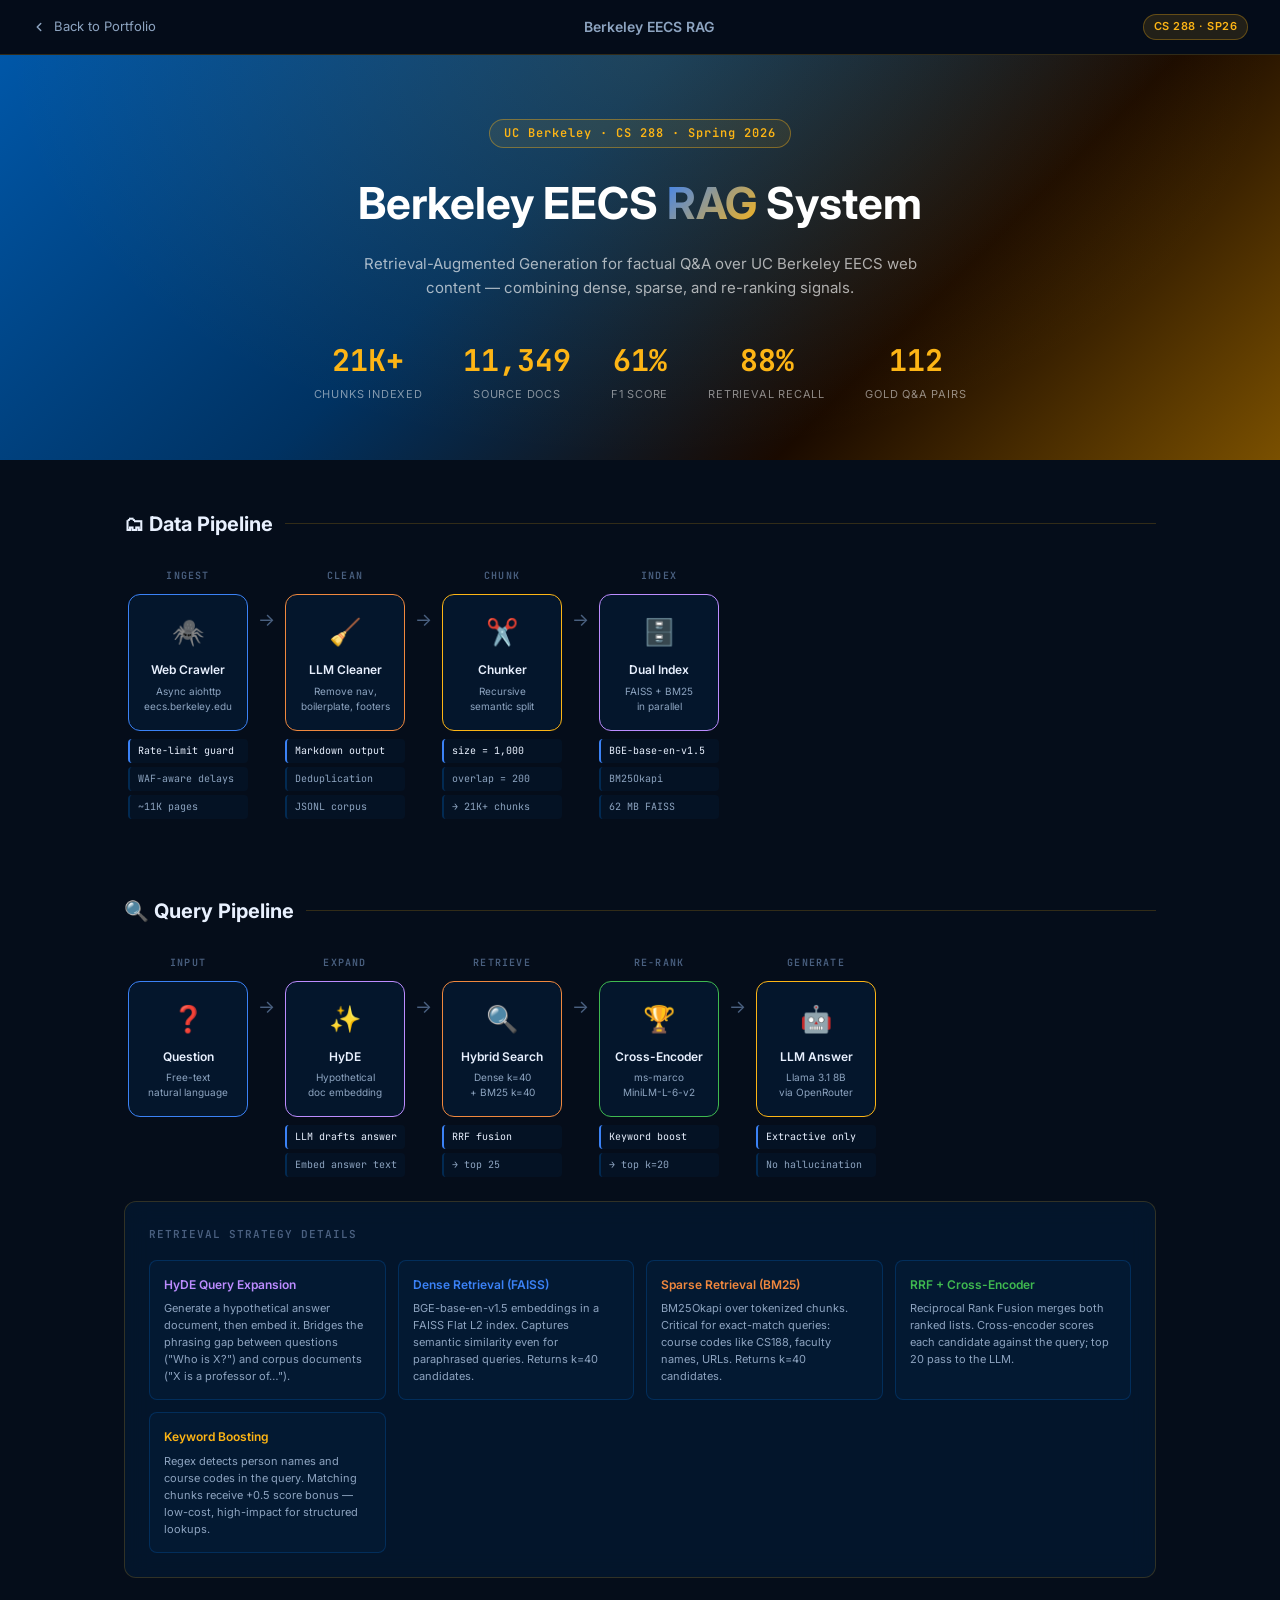
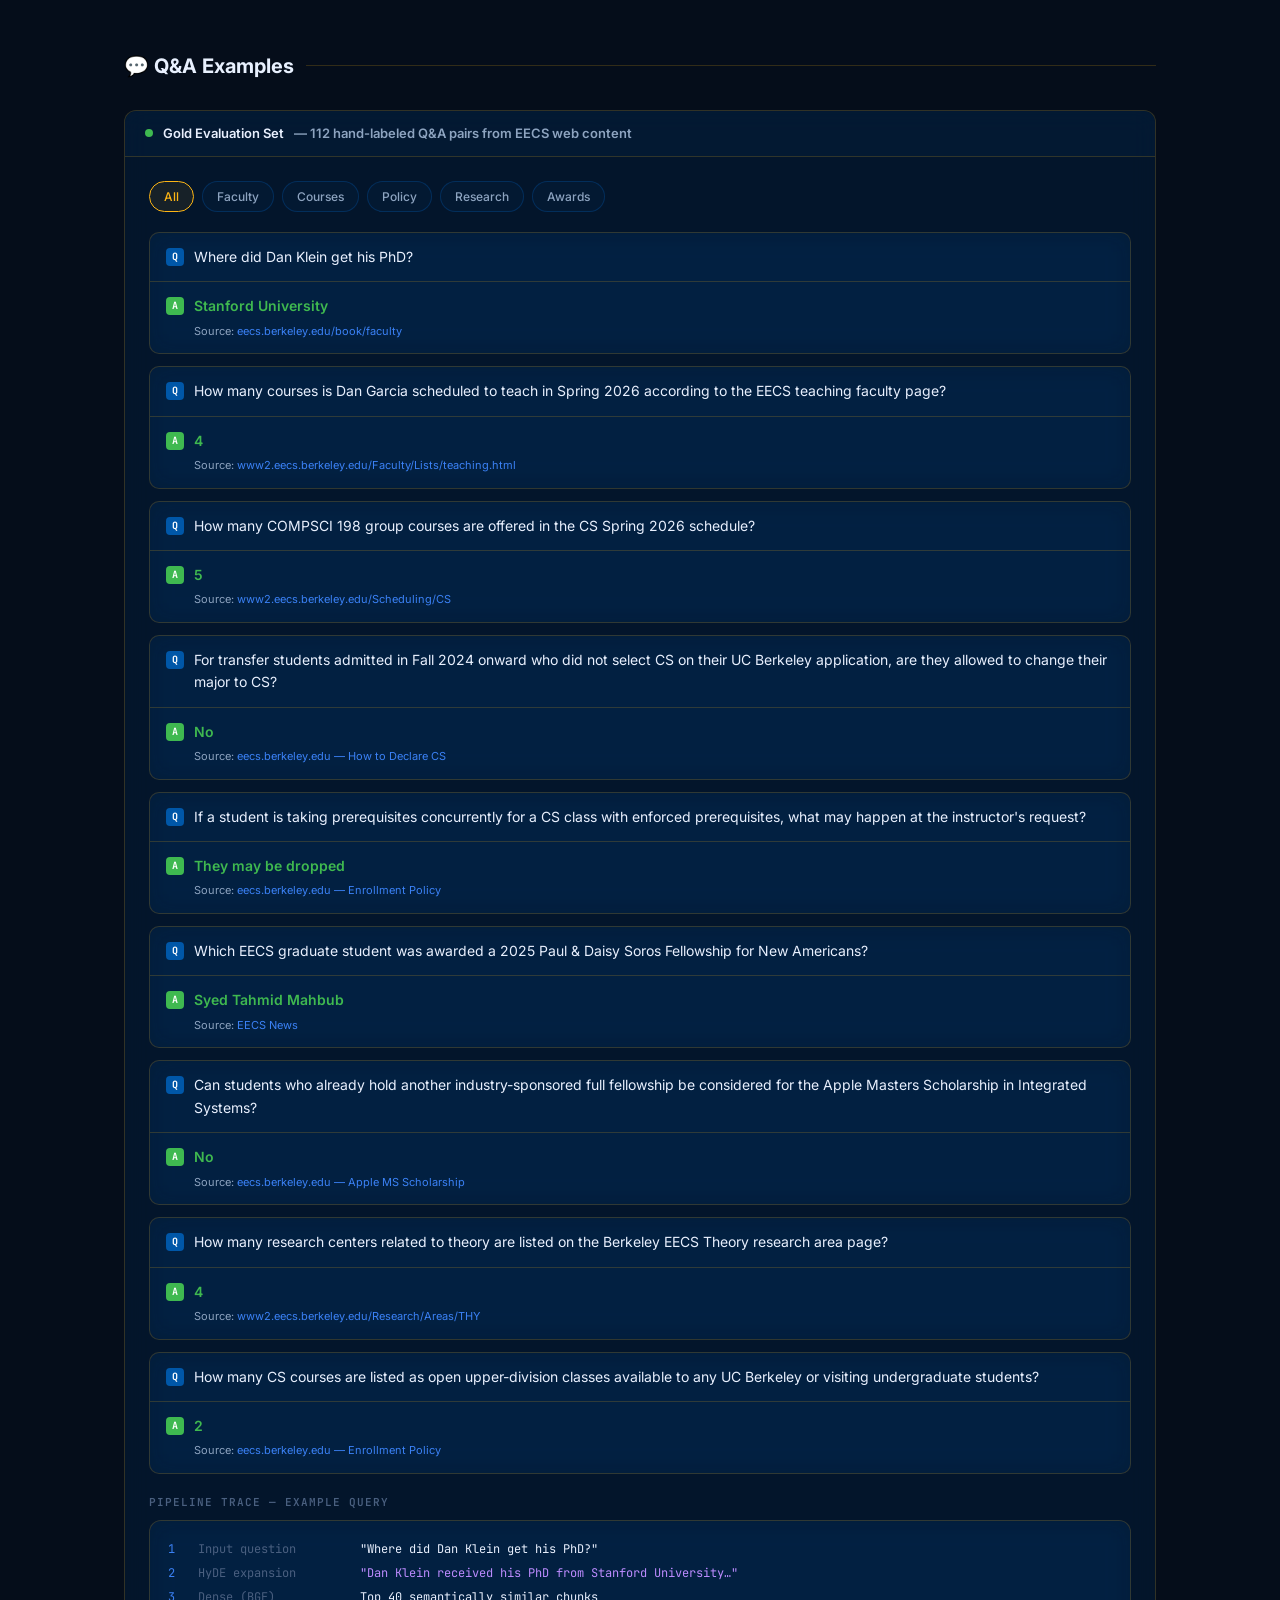
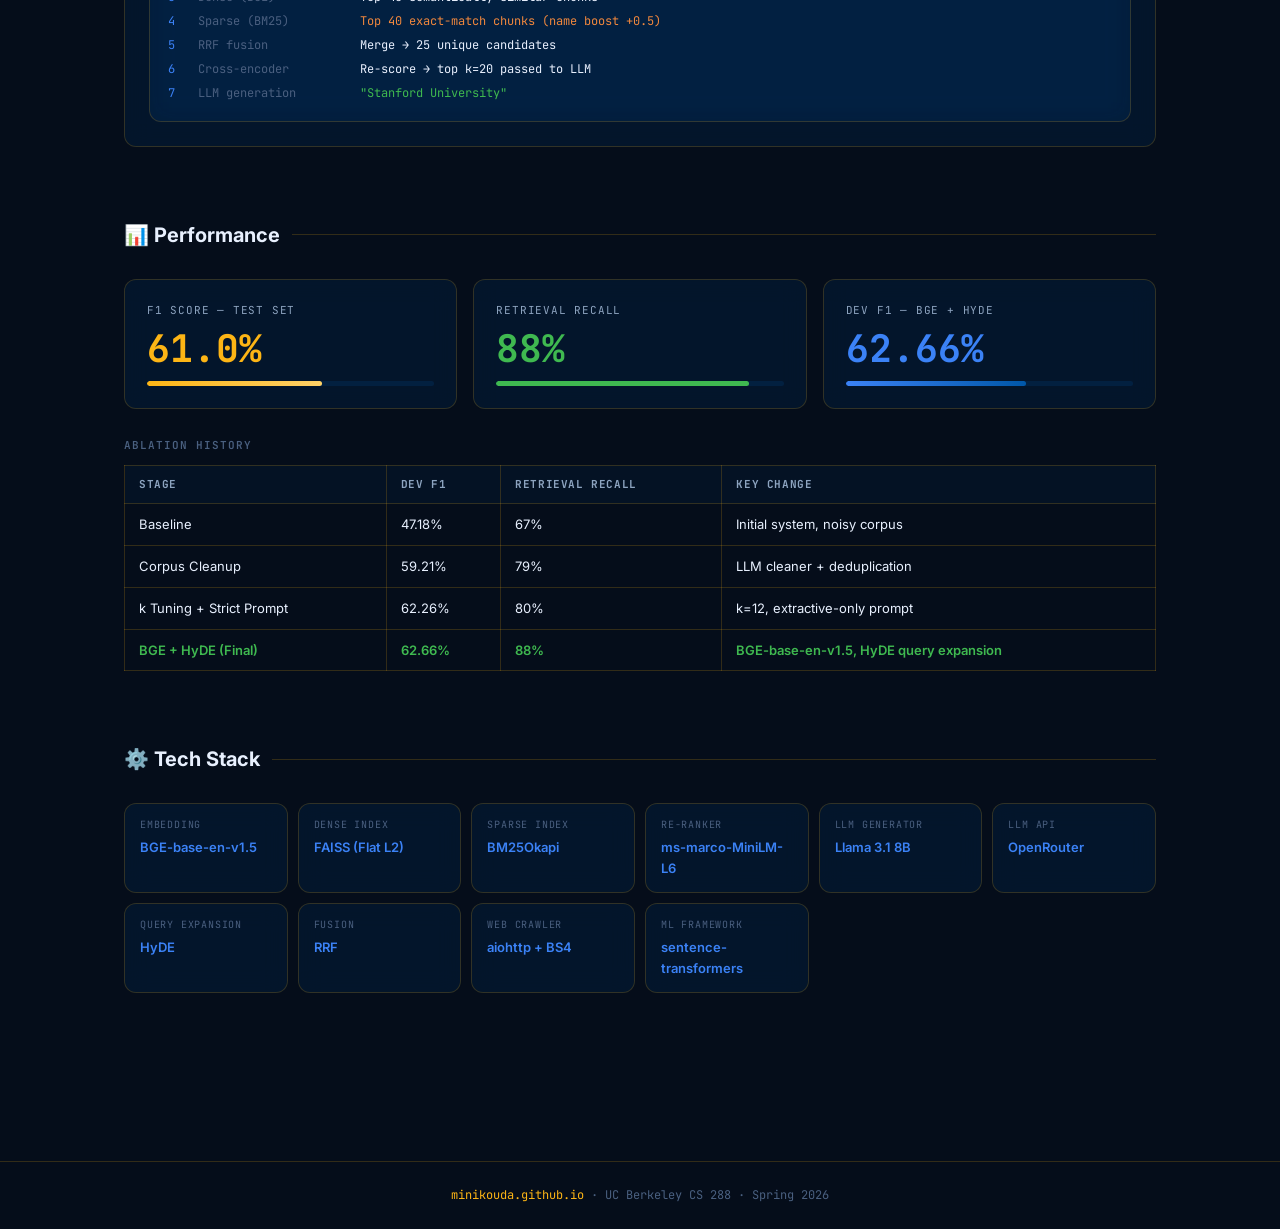
<file: projects/rag-demo/index.html>
<!DOCTYPE html>
<html lang="en">
<head>
  <meta charset="UTF-8" />
  <meta name="viewport" content="width=device-width, initial-scale=1.0" />
  <title>Berkeley EECS RAG — Pipeline Demo</title>
  <link rel="preconnect" href="https://fonts.googleapis.com" />
  <link rel="preconnect" href="https://fonts.gstatic.com" crossorigin />
  <link href="https://fonts.googleapis.com/css2?family=Inter:wght@400;500;600;700&family=JetBrains+Mono:wght@400;600&display=swap" rel="stylesheet" />
  <style>
    *, *::before, *::after { box-sizing: border-box; margin: 0; padding: 0; }

    :root {
      --blue:        #003262;
      --blue-mid:    #0057a8;
      --blue-light:  #3b82f6;
      --gold:        #FDB515;
      --gold-light:  #ffd166;
      --bg:          #050d1a;
      --bg2:         #0a1628;
      --bg3:         #0f1f38;
      --surface:     rgba(0, 50, 98, 0.25);
      --surface2:    rgba(0, 50, 98, 0.15);
      --border:      rgba(253, 181, 21, 0.18);
      --border2:     rgba(0, 87, 168, 0.35);
      --text:        #e8f0fe;
      --text-muted:  #8da4c0;
      --text-dim:    #4a6080;
      --grad:        linear-gradient(135deg, var(--blue-light), var(--gold));
      --radius:      12px;
      --shadow:      0 8px 32px rgba(0,0,0,0.4);
      --shadow-glow: 0 0 30px rgba(253,181,21,0.12);
      --green:  #3fb950;
      --purple: #bc8cff;
      --orange: #f0883e;
    }

    html { scroll-behavior: smooth; }
    body {
      font-family: 'Inter', sans-serif;
      background: var(--bg);
      color: var(--text);
      line-height: 1.6;
      overflow-x: hidden;
    }
    a { color: inherit; text-decoration: none; }
    .mono { font-family: 'JetBrains Mono', monospace; }

    ::-webkit-scrollbar { width: 6px; }
    ::-webkit-scrollbar-track { background: var(--bg); }
    ::-webkit-scrollbar-thumb { background: var(--blue-mid); border-radius: 3px; }
    ::-webkit-scrollbar-thumb:hover { background: var(--gold); }

    .glass-card {
      background: var(--surface);
      border: 1px solid var(--border);
      border-radius: var(--radius);
      backdrop-filter: blur(12px);
      -webkit-backdrop-filter: blur(12px);
    }

    /* ── NAV ── */
    nav {
      position: sticky;
      top: 0;
      z-index: 100;
      background: rgba(5, 13, 26, 0.85);
      backdrop-filter: blur(16px);
      border-bottom: 1px solid var(--border);
      padding: 14px 32px;
      display: flex;
      align-items: center;
      justify-content: space-between;
    }
    .nav-back {
      display: flex;
      align-items: center;
      gap: 8px;
      font-size: 13px;
      color: var(--text-muted);
      transition: color 0.2s;
    }
    .nav-back:hover { color: var(--gold); }
    .nav-title { font-size: 14px; font-weight: 600; color: var(--text-muted); }
    .nav-badge {
      font-size: 11px;
      background: rgba(253,181,21,0.12);
      border: 1px solid rgba(253,181,21,0.3);
      color: var(--gold);
      padding: 3px 10px;
      border-radius: 20px;
      font-weight: 600;
      letter-spacing: 0.5px;
    }

    /* ── HEADER ── */
    header {
      background: linear-gradient(135deg, #0057a8 0%, #003262 40%, #1a0a00 70%, #7a5000 100%);
      padding: 64px 24px 56px;
      text-align: center;
      position: relative;
      overflow: hidden;
    }
    header::before {
      content: '';
      position: absolute;
      inset: 0;
      background: radial-gradient(ellipse at 50% 0%, rgba(253,181,21,0.12) 0%, transparent 70%);
      pointer-events: none;
    }
    .course-tag {
      display: inline-block;
      font-family: 'JetBrains Mono', monospace;
      font-size: 12px;
      font-weight: 600;
      color: var(--gold);
      border: 1px solid rgba(253,181,21,0.4);
      background: rgba(253,181,21,0.08);
      padding: 4px 14px;
      border-radius: 20px;
      margin-bottom: 20px;
      letter-spacing: 1px;
      position: relative;
    }
    header h1 {
      font-size: clamp(26px, 5vw, 44px);
      font-weight: 700;
      color: #fff;
      margin-bottom: 14px;
      position: relative;
    }
    header h1 span {
      background: linear-gradient(135deg, var(--blue-light), var(--gold));
      -webkit-background-clip: text;
      -webkit-text-fill-color: transparent;
      background-clip: text;
    }
    header p {
      color: rgba(255,255,255,0.65);
      font-size: 15px;
      max-width: 580px;
      margin: 0 auto 36px;
      position: relative;
    }
    .stats-row {
      display: flex;
      justify-content: center;
      gap: 40px;
      flex-wrap: wrap;
      position: relative;
    }
    .stat-val {
      font-size: 30px;
      font-weight: 700;
      color: var(--gold);
      font-family: 'JetBrains Mono', monospace;
    }
    .stat-label {
      font-size: 11px;
      color: rgba(255,255,255,0.5);
      text-transform: uppercase;
      letter-spacing: 0.8px;
      margin-top: 2px;
    }

    /* ── MAIN ── */
    main {
      max-width: 1080px;
      margin: 0 auto;
      padding: 48px 24px 96px;
    }
    section { margin-bottom: 72px; }

    h2 {
      font-size: 20px;
      font-weight: 700;
      color: var(--text);
      margin-bottom: 28px;
      display: flex;
      align-items: center;
      gap: 12px;
    }
    h2::after {
      content: '';
      flex: 1;
      height: 1px;
      background: var(--border);
    }

    /* ── PIPELINE ── */
    .pipeline {
      display: flex;
      align-items: flex-start;
      overflow-x: auto;
      padding-bottom: 4px;
    }
    .pipe-group {
      display: flex;
      flex-direction: column;
      align-items: center;
      min-width: 128px;
    }
    .pipe-label {
      font-size: 10px;
      font-weight: 600;
      letter-spacing: 1.2px;
      text-transform: uppercase;
      color: var(--text-dim);
      margin-bottom: 10px;
      font-family: 'JetBrains Mono', monospace;
    }
    .pipe-card {
      background: var(--surface);
      border: 1px solid var(--border2);
      border-radius: var(--radius);
      padding: 16px 12px;
      text-align: center;
      width: 120px;
      transition: border-color 0.2s, transform 0.2s, box-shadow 0.2s;
      cursor: default;
    }
    .pipe-card:hover { transform: translateY(-4px); box-shadow: var(--shadow-glow); }
    .pipe-card .p-icon { font-size: 26px; margin-bottom: 8px; }
    .pipe-card .p-name { font-size: 12px; font-weight: 600; color: var(--text); margin-bottom: 4px; }
    .pipe-card .p-detail { font-size: 10px; color: var(--text-muted); line-height: 1.5; }

    .pipe-card.c-blue   { border-color: var(--blue-light); } .pipe-card.c-blue   .p-icon { color: var(--blue-light); }
    .pipe-card.c-gold   { border-color: var(--gold);       } .pipe-card.c-gold   .p-icon { color: var(--gold); }
    .pipe-card.c-purple { border-color: var(--purple);     } .pipe-card.c-purple .p-icon { color: var(--purple); }
    .pipe-card.c-orange { border-color: var(--orange);     } .pipe-card.c-orange .p-icon { color: var(--orange); }
    .pipe-card.c-green  { border-color: var(--green);      } .pipe-card.c-green  .p-icon { color: var(--green); }

    .pipe-sub { display: flex; flex-direction: column; gap: 4px; margin-top: 8px; }
    .sub-step {
      background: var(--surface2);
      border-left: 2px solid var(--border2);
      border-radius: 4px;
      padding: 4px 8px;
      font-size: 10px;
      color: var(--text-muted);
      width: 120px;
      font-family: 'JetBrains Mono', monospace;
    }
    .sub-step.lit { border-left-color: var(--blue-light); color: var(--text); }

    .pipe-arrow {
      display: flex;
      align-items: center;
      padding: 0 6px;
      margin-top: 38px;
      color: var(--text-dim);
      font-size: 18px;
      flex-shrink: 0;
    }

    /* ── RETRIEVAL DETAIL ── */
    .ret-box { margin-top: 20px; padding: 24px; }
    .ret-box h3 {
      font-size: 11px;
      font-weight: 600;
      letter-spacing: 1px;
      text-transform: uppercase;
      color: var(--text-dim);
      margin-bottom: 16px;
      font-family: 'JetBrains Mono', monospace;
    }
    .ret-grid { display: grid; grid-template-columns: repeat(auto-fit, minmax(190px, 1fr)); gap: 12px; }
    .ret-card {
      background: var(--surface2);
      border: 1px solid var(--border2);
      border-radius: 8px;
      padding: 14px;
    }
    .ret-card .rt { font-size: 12px; font-weight: 600; margin-bottom: 6px; }
    .ret-card .rd { font-size: 11px; color: var(--text-muted); line-height: 1.55; }
    .ret-card.hyde   .rt { color: var(--purple); }
    .ret-card.dense  .rt { color: var(--blue-light); }
    .ret-card.sparse .rt { color: var(--orange); }
    .ret-card.rerank .rt { color: var(--green); }
    .ret-card.boost  .rt { color: var(--gold); }

    /* ── Q&A DEMO ── */
    .demo-topbar {
      background: var(--surface2);
      border-bottom: 1px solid var(--border);
      padding: 12px 20px;
      display: flex;
      align-items: center;
      gap: 10px;
      font-size: 13px;
      font-weight: 600;
      color: var(--text-muted);
      border-radius: var(--radius) var(--radius) 0 0;
    }
    .dot { width: 8px; height: 8px; border-radius: 50%; background: var(--green); flex-shrink: 0; }
    .demo-topbar span { color: var(--text); }
    .demo-body { padding: 24px; }

    .filter-chips { display: flex; flex-wrap: wrap; gap: 8px; margin-bottom: 20px; }
    .chip {
      background: var(--surface2);
      border: 1px solid var(--border2);
      border-radius: 20px;
      padding: 5px 14px;
      font-size: 12px;
      font-weight: 500;
      color: var(--text-muted);
      cursor: pointer;
      transition: all 0.15s;
    }
    .chip:hover, .chip.active {
      border-color: var(--gold);
      color: var(--gold);
      background: rgba(253,181,21,0.08);
    }

    .qa-list { display: flex; flex-direction: column; gap: 12px; }
    .qa-card { border-radius: 10px; overflow: hidden; transition: border-color 0.2s; }
    .qa-card:hover { border-color: rgba(253,181,21,0.4); }
    .qa-q {
      padding: 13px 16px;
      font-size: 14px;
      border-bottom: 1px solid var(--border);
      display: flex;
      align-items: flex-start;
      gap: 10px;
    }
    .badge-q, .badge-a {
      font-size: 10px;
      font-weight: 700;
      width: 18px;
      height: 18px;
      border-radius: 4px;
      display: flex;
      align-items: center;
      justify-content: center;
      flex-shrink: 0;
      margin-top: 2px;
      font-family: 'JetBrains Mono', monospace;
    }
    .badge-q { background: var(--blue-mid); color: #fff; }
    .badge-a { background: var(--green); color: #fff; }
    .qa-a { padding: 13px 16px; font-size: 14px; display: flex; align-items: flex-start; gap: 10px; }
    .qa-answer { color: var(--green); font-weight: 600; }
    .qa-src { margin-top: 5px; font-size: 11px; color: var(--text-muted); }
    .qa-src a { color: var(--blue-light); }
    .qa-src a:hover { text-decoration: underline; }

    /* ── TRACE ── */
    .trace-wrap { margin-top: 20px; }
    .trace-label {
      font-size: 11px;
      font-weight: 600;
      letter-spacing: 1px;
      text-transform: uppercase;
      color: var(--text-dim);
      margin-bottom: 8px;
      font-family: 'JetBrains Mono', monospace;
    }
    .trace { padding: 16px 18px; font-family: 'JetBrains Mono', monospace; font-size: 12px; line-height: 2; }
    .trace-row { display: flex; gap: 12px; }
    .tr-n   { color: var(--blue-light); min-width: 18px; }
    .tr-lbl { color: var(--text-dim); min-width: 150px; }
    .tr-val { color: var(--text); }
    .tr-val.gn { color: var(--green); }
    .tr-val.pu { color: var(--purple); }
    .tr-val.or { color: var(--orange); }

    /* ── PERFORMANCE ── */
    .perf-grid { display: grid; grid-template-columns: repeat(auto-fit, minmax(210px, 1fr)); gap: 16px; margin-bottom: 28px; }
    .perf-card { padding: 22px; }
    .perf-name {
      font-size: 11px;
      text-transform: uppercase;
      letter-spacing: 0.8px;
      color: var(--text-muted);
      margin-bottom: 10px;
      font-family: 'JetBrains Mono', monospace;
    }
    .perf-val { font-size: 38px; font-weight: 700; line-height: 1; margin-bottom: 14px; font-family: 'JetBrains Mono', monospace; }
    .perf-val.gold  { color: var(--gold); }
    .perf-val.green { color: var(--green); }
    .perf-val.blue  { color: var(--blue-light); }
    .prog-track { background: rgba(0,50,98,0.4); border-radius: 4px; height: 5px; overflow: hidden; }
    .prog-fill { height: 100%; border-radius: 4px; }
    .prog-fill.gold  { background: linear-gradient(90deg, var(--gold), var(--gold-light)); width: 61%; }
    .prog-fill.green { background: var(--green); width: 88%; }
    .prog-fill.blue  { background: linear-gradient(90deg, var(--blue-light), var(--blue-mid)); width: 62.66%; }

    .ablation { width: 100%; border-collapse: collapse; font-size: 13px; }
    .ablation th {
      background: var(--surface2);
      border: 1px solid var(--border);
      padding: 10px 14px;
      text-align: left;
      color: var(--text-muted);
      font-size: 11px;
      text-transform: uppercase;
      letter-spacing: 0.6px;
      font-family: 'JetBrains Mono', monospace;
    }
    .ablation td { border: 1px solid var(--border); padding: 10px 14px; }
    .ablation tr:last-child td { color: var(--green); font-weight: 600; }
    .ablation tr:hover td { background: var(--surface2); }
    .ablation td.hl { color: var(--gold); font-weight: 600; }

    /* ── STACK ── */
    .stack-grid { display: grid; grid-template-columns: repeat(auto-fill, minmax(155px, 1fr)); gap: 10px; }
    .stack-item { padding: 13px 15px; }
    .stack-role { font-size: 10px; text-transform: uppercase; letter-spacing: 0.8px; color: var(--text-dim); margin-bottom: 4px; font-family: 'JetBrains Mono', monospace; }
    .stack-name { font-size: 13px; font-weight: 600; color: var(--blue-light); }

    /* ── FOOTER ── */
    footer {
      border-top: 1px solid var(--border);
      padding: 24px;
      text-align: center;
      font-size: 12px;
      color: var(--text-dim);
      font-family: 'JetBrains Mono', monospace;
    }
    footer a { color: var(--gold); }
    footer a:hover { text-decoration: underline; }

    @media (max-width: 700px) {
      .pipeline { flex-direction: column; align-items: flex-start; }
      .pipe-arrow { transform: rotate(90deg); margin: 4px auto; }
      .stats-row { gap: 24px; }
    }
  </style>
</head>
<body>

<nav>
  <a href="../../" class="nav-back">
    <svg width="14" height="14" viewBox="0 0 24 24" fill="none" stroke="currentColor" stroke-width="2.5" stroke-linecap="round" stroke-linejoin="round"><polyline points="15 18 9 12 15 6"/></svg>
    Back to Portfolio
  </a>
  <span class="nav-title">Berkeley EECS RAG</span>
  <span class="nav-badge">CS 288 · SP26</span>
</nav>

<header>
  <div class="course-tag">UC Berkeley · CS 288 · Spring 2026</div>
  <h1>Berkeley EECS <span>RAG</span> System</h1>
  <p>Retrieval-Augmented Generation for factual Q&amp;A over UC Berkeley EECS web content — combining dense, sparse, and re-ranking signals.</p>
  <div class="stats-row">
    <div><div class="stat-val">21K+</div><div class="stat-label">Chunks Indexed</div></div>
    <div><div class="stat-val">11,349</div><div class="stat-label">Source Docs</div></div>
    <div><div class="stat-val">61%</div><div class="stat-label">F1 Score</div></div>
    <div><div class="stat-val">88%</div><div class="stat-label">Retrieval Recall</div></div>
    <div><div class="stat-val">112</div><div class="stat-label">Gold Q&amp;A Pairs</div></div>
  </div>
</header>

<main>

  <section>
    <h2>🗂 Data Pipeline</h2>
    <div class="pipeline">
      <div class="pipe-group">
        <div class="pipe-label">Ingest</div>
        <div class="pipe-card c-blue">
          <div class="p-icon">🕷️</div>
          <div class="p-name">Web Crawler</div>
          <div class="p-detail">Async aiohttp<br/>eecs.berkeley.edu</div>
        </div>
        <div class="pipe-sub">
          <div class="sub-step lit">Rate-limit guard</div>
          <div class="sub-step">WAF-aware delays</div>
          <div class="sub-step">~11K pages</div>
        </div>
      </div>
      <div class="pipe-arrow">→</div>

      <div class="pipe-group">
        <div class="pipe-label">Clean</div>
        <div class="pipe-card c-orange">
          <div class="p-icon">🧹</div>
          <div class="p-name">LLM Cleaner</div>
          <div class="p-detail">Remove nav,<br/>boilerplate, footers</div>
        </div>
        <div class="pipe-sub">
          <div class="sub-step lit">Markdown output</div>
          <div class="sub-step">Deduplication</div>
          <div class="sub-step">JSONL corpus</div>
        </div>
      </div>
      <div class="pipe-arrow">→</div>

      <div class="pipe-group">
        <div class="pipe-label">Chunk</div>
        <div class="pipe-card c-gold">
          <div class="p-icon">✂️</div>
          <div class="p-name">Chunker</div>
          <div class="p-detail">Recursive<br/>semantic split</div>
        </div>
        <div class="pipe-sub">
          <div class="sub-step lit">size = 1,000</div>
          <div class="sub-step">overlap = 200</div>
          <div class="sub-step">→ 21K+ chunks</div>
        </div>
      </div>
      <div class="pipe-arrow">→</div>

      <div class="pipe-group">
        <div class="pipe-label">Index</div>
        <div class="pipe-card c-purple">
          <div class="p-icon">🗄️</div>
          <div class="p-name">Dual Index</div>
          <div class="p-detail">FAISS + BM25<br/>in parallel</div>
        </div>
        <div class="pipe-sub">
          <div class="sub-step lit">BGE-base-en-v1.5</div>
          <div class="sub-step">BM25Okapi</div>
          <div class="sub-step">62 MB FAISS</div>
        </div>
      </div>
    </div>
  </section>

  <section>
    <h2>🔍 Query Pipeline</h2>
    <div class="pipeline">
      <div class="pipe-group">
        <div class="pipe-label">Input</div>
        <div class="pipe-card c-blue">
          <div class="p-icon">❓</div>
          <div class="p-name">Question</div>
          <div class="p-detail">Free-text<br/>natural language</div>
        </div>
      </div>
      <div class="pipe-arrow">→</div>

      <div class="pipe-group">
        <div class="pipe-label">Expand</div>
        <div class="pipe-card c-purple">
          <div class="p-icon">✨</div>
          <div class="p-name">HyDE</div>
          <div class="p-detail">Hypothetical<br/>doc embedding</div>
        </div>
        <div class="pipe-sub">
          <div class="sub-step lit">LLM drafts answer</div>
          <div class="sub-step">Embed answer text</div>
        </div>
      </div>
      <div class="pipe-arrow">→</div>

      <div class="pipe-group">
        <div class="pipe-label">Retrieve</div>
        <div class="pipe-card c-orange">
          <div class="p-icon">🔍</div>
          <div class="p-name">Hybrid Search</div>
          <div class="p-detail">Dense k=40<br/>+ BM25 k=40</div>
        </div>
        <div class="pipe-sub">
          <div class="sub-step lit">RRF fusion</div>
          <div class="sub-step">→ top 25</div>
        </div>
      </div>
      <div class="pipe-arrow">→</div>

      <div class="pipe-group">
        <div class="pipe-label">Re-rank</div>
        <div class="pipe-card c-green">
          <div class="p-icon">🏆</div>
          <div class="p-name">Cross-Encoder</div>
          <div class="p-detail">ms-marco<br/>MiniLM-L-6-v2</div>
        </div>
        <div class="pipe-sub">
          <div class="sub-step lit">Keyword boost</div>
          <div class="sub-step">→ top k=20</div>
        </div>
      </div>
      <div class="pipe-arrow">→</div>

      <div class="pipe-group">
        <div class="pipe-label">Generate</div>
        <div class="pipe-card c-gold">
          <div class="p-icon">🤖</div>
          <div class="p-name">LLM Answer</div>
          <div class="p-detail">Llama 3.1 8B<br/>via OpenRouter</div>
        </div>
        <div class="pipe-sub">
          <div class="sub-step lit">Extractive only</div>
          <div class="sub-step">No hallucination</div>
        </div>
      </div>
    </div>

    <div class="glass-card ret-box">
      <h3>Retrieval Strategy Details</h3>
      <div class="ret-grid">
        <div class="ret-card hyde">
          <div class="rt">HyDE Query Expansion</div>
          <div class="rd">Generate a hypothetical answer document, then embed it. Bridges the phrasing gap between questions ("Who is X?") and corpus documents ("X is a professor of…").</div>
        </div>
        <div class="ret-card dense">
          <div class="rt">Dense Retrieval (FAISS)</div>
          <div class="rd">BGE-base-en-v1.5 embeddings in a FAISS Flat L2 index. Captures semantic similarity even for paraphrased queries. Returns k=40 candidates.</div>
        </div>
        <div class="ret-card sparse">
          <div class="rt">Sparse Retrieval (BM25)</div>
          <div class="rd">BM25Okapi over tokenized chunks. Critical for exact-match queries: course codes like CS188, faculty names, URLs. Returns k=40 candidates.</div>
        </div>
        <div class="ret-card rerank">
          <div class="rt">RRF + Cross-Encoder</div>
          <div class="rd">Reciprocal Rank Fusion merges both ranked lists. Cross-encoder scores each candidate against the query; top 20 pass to the LLM.</div>
        </div>
        <div class="ret-card boost">
          <div class="rt">Keyword Boosting</div>
          <div class="rd">Regex detects person names and course codes in the query. Matching chunks receive +0.5 score bonus — low-cost, high-impact for structured lookups.</div>
        </div>
      </div>
    </div>
  </section>

  <section>
    <h2>💬 Q&amp;A Examples</h2>
    <div class="glass-card" style="overflow:hidden;">
      <div class="demo-topbar">
        <div class="dot"></div>
        <span>Gold Evaluation Set</span> — 112 hand-labeled Q&amp;A pairs from EECS web content
      </div>
      <div class="demo-body">
        <div class="filter-chips" id="chips">
          <div class="chip active" onclick="filter('all',this)">All</div>
          <div class="chip" onclick="filter('faculty',this)">Faculty</div>
          <div class="chip" onclick="filter('courses',this)">Courses</div>
          <div class="chip" onclick="filter('policy',this)">Policy</div>
          <div class="chip" onclick="filter('research',this)">Research</div>
          <div class="chip" onclick="filter('awards',this)">Awards</div>
        </div>

        <div class="qa-list" id="qaList">
          <div class="qa-card glass-card" data-cat="faculty">
            <div class="qa-q"><span class="badge-q">Q</span>Where did Dan Klein get his PhD?</div>
            <div class="qa-a"><span class="badge-a">A</span><div>
              <span class="qa-answer">Stanford University</span>
              <div class="qa-src">Source: <a href="https://eecs.berkeley.edu/book/faculty/" target="_blank">eecs.berkeley.edu/book/faculty</a></div>
            </div></div>
          </div>

          <div class="qa-card glass-card" data-cat="faculty">
            <div class="qa-q"><span class="badge-q">Q</span>How many courses is Dan Garcia scheduled to teach in Spring 2026 according to the EECS teaching faculty page?</div>
            <div class="qa-a"><span class="badge-a">A</span><div>
              <span class="qa-answer">4</span>
              <div class="qa-src">Source: <a href="https://www2.eecs.berkeley.edu/Faculty/Lists/teaching.html" target="_blank">www2.eecs.berkeley.edu/Faculty/Lists/teaching.html</a></div>
            </div></div>
          </div>

          <div class="qa-card glass-card" data-cat="courses">
            <div class="qa-q"><span class="badge-q">Q</span>How many COMPSCI 198 group courses are offered in the CS Spring 2026 schedule?</div>
            <div class="qa-a"><span class="badge-a">A</span><div>
              <span class="qa-answer">5</span>
              <div class="qa-src">Source: <a href="https://www2.eecs.berkeley.edu/Scheduling/CS/schedule.html" target="_blank">www2.eecs.berkeley.edu/Scheduling/CS</a></div>
            </div></div>
          </div>

          <div class="qa-card glass-card" data-cat="policy">
            <div class="qa-q"><span class="badge-q">Q</span>For transfer students admitted in Fall 2024 onward who did not select CS on their UC Berkeley application, are they allowed to change their major to CS?</div>
            <div class="qa-a"><span class="badge-a">A</span><div>
              <span class="qa-answer">No</span>
              <div class="qa-src">Source: <a href="https://eecs.berkeley.edu/resources/undergrads/cs/how-to-declare-cs/" target="_blank">eecs.berkeley.edu — How to Declare CS</a></div>
            </div></div>
          </div>

          <div class="qa-card glass-card" data-cat="policy">
            <div class="qa-q"><span class="badge-q">Q</span>If a student is taking prerequisites concurrently for a CS class with enforced prerequisites, what may happen at the instructor's request?</div>
            <div class="qa-a"><span class="badge-a">A</span><div>
              <span class="qa-answer">They may be dropped</span>
              <div class="qa-src">Source: <a href="https://eecs.berkeley.edu/resources/undergrads/cs/enrollment-policy/" target="_blank">eecs.berkeley.edu — Enrollment Policy</a></div>
            </div></div>
          </div>

          <div class="qa-card glass-card" data-cat="awards">
            <div class="qa-q"><span class="badge-q">Q</span>Which EECS graduate student was awarded a 2025 Paul &amp; Daisy Soros Fellowship for New Americans?</div>
            <div class="qa-a"><span class="badge-a">A</span><div>
              <span class="qa-answer">Syed Tahmid Mahbub</span>
              <div class="qa-src">Source: <a href="https://eecs.berkeley.edu/news/graduate-student-syed-tahmid-mahbub-awarded-paul-daisy-soros-fellowship/" target="_blank">EECS News</a></div>
            </div></div>
          </div>

          <div class="qa-card glass-card" data-cat="policy">
            <div class="qa-q"><span class="badge-q">Q</span>Can students who already hold another industry-sponsored full fellowship be considered for the Apple Masters Scholarship in Integrated Systems?</div>
            <div class="qa-a"><span class="badge-a">A</span><div>
              <span class="qa-answer">No</span>
              <div class="qa-src">Source: <a href="https://eecs.berkeley.edu/academics/graduate/fellowships/apple-ms-scholarship/" target="_blank">eecs.berkeley.edu — Apple MS Scholarship</a></div>
            </div></div>
          </div>

          <div class="qa-card glass-card" data-cat="research">
            <div class="qa-q"><span class="badge-q">Q</span>How many research centers related to theory are listed on the Berkeley EECS Theory research area page?</div>
            <div class="qa-a"><span class="badge-a">A</span><div>
              <span class="qa-answer">4</span>
              <div class="qa-src">Source: <a href="https://www2.eecs.berkeley.edu/Research/Areas/THY/" target="_blank">www2.eecs.berkeley.edu/Research/Areas/THY</a></div>
            </div></div>
          </div>

          <div class="qa-card glass-card" data-cat="courses">
            <div class="qa-q"><span class="badge-q">Q</span>How many CS courses are listed as open upper-division classes available to any UC Berkeley or visiting undergraduate students?</div>
            <div class="qa-a"><span class="badge-a">A</span><div>
              <span class="qa-answer">2</span>
              <div class="qa-src">Source: <a href="https://eecs.berkeley.edu/resources/undergrads/cs/enrollment-policy/" target="_blank">eecs.berkeley.edu — Enrollment Policy</a></div>
            </div></div>
          </div>
        </div>

        <div class="trace-wrap">
          <div class="trace-label">Pipeline Trace — Example Query</div>
          <div class="glass-card trace">
            <div class="trace-row"><span class="tr-n">1</span><span class="tr-lbl">Input question</span><span class="tr-val">"Where did Dan Klein get his PhD?"</span></div>
            <div class="trace-row"><span class="tr-n">2</span><span class="tr-lbl">HyDE expansion</span><span class="tr-val pu">"Dan Klein received his PhD from Stanford University…"</span></div>
            <div class="trace-row"><span class="tr-n">3</span><span class="tr-lbl">Dense (BGE)</span><span class="tr-val">Top 40 semantically similar chunks</span></div>
            <div class="trace-row"><span class="tr-n">4</span><span class="tr-lbl">Sparse (BM25)</span><span class="tr-val or">Top 40 exact-match chunks (name boost +0.5)</span></div>
            <div class="trace-row"><span class="tr-n">5</span><span class="tr-lbl">RRF fusion</span><span class="tr-val">Merge → 25 unique candidates</span></div>
            <div class="trace-row"><span class="tr-n">6</span><span class="tr-lbl">Cross-encoder</span><span class="tr-val">Re-score → top k=20 passed to LLM</span></div>
            <div class="trace-row"><span class="tr-n">7</span><span class="tr-lbl">LLM generation</span><span class="tr-val gn">"Stanford University"</span></div>
          </div>
        </div>
      </div>
    </div>
  </section>

  <section>
    <h2>📊 Performance</h2>
    <div class="perf-grid">
      <div class="perf-card glass-card">
        <div class="perf-name">F1 Score — Test Set</div>
        <div class="perf-val gold">61.0%</div>
        <div class="prog-track"><div class="prog-fill gold"></div></div>
      </div>
      <div class="perf-card glass-card">
        <div class="perf-name">Retrieval Recall</div>
        <div class="perf-val green">88%</div>
        <div class="prog-track"><div class="prog-fill green"></div></div>
      </div>
      <div class="perf-card glass-card">
        <div class="perf-name">Dev F1 — BGE + HyDE</div>
        <div class="perf-val blue">62.66%</div>
        <div class="prog-track"><div class="prog-fill blue"></div></div>
      </div>
    </div>

    <div style="font-size:11px;font-weight:600;text-transform:uppercase;letter-spacing:1px;color:var(--text-dim);margin-bottom:10px;font-family:'JetBrains Mono',monospace;">Ablation History</div>
    <table class="ablation">
      <thead><tr><th>Stage</th><th>Dev F1</th><th>Retrieval Recall</th><th>Key Change</th></tr></thead>
      <tbody>
        <tr><td>Baseline</td><td>47.18%</td><td>67%</td><td>Initial system, noisy corpus</td></tr>
        <tr><td>Corpus Cleanup</td><td>59.21%</td><td>79%</td><td>LLM cleaner + deduplication</td></tr>
        <tr><td>k Tuning + Strict Prompt</td><td>62.26%</td><td>80%</td><td>k=12, extractive-only prompt</td></tr>
        <tr><td>BGE + HyDE (Final)</td><td class="hl">62.66%</td><td class="hl">88%</td><td>BGE-base-en-v1.5, HyDE query expansion</td></tr>
      </tbody>
    </table>
  </section>

  <section>
    <h2>⚙️ Tech Stack</h2>
    <div class="stack-grid">
      <div class="stack-item glass-card"><div class="stack-role">Embedding</div><div class="stack-name">BGE-base-en-v1.5</div></div>
      <div class="stack-item glass-card"><div class="stack-role">Dense Index</div><div class="stack-name">FAISS (Flat L2)</div></div>
      <div class="stack-item glass-card"><div class="stack-role">Sparse Index</div><div class="stack-name">BM25Okapi</div></div>
      <div class="stack-item glass-card"><div class="stack-role">Re-ranker</div><div class="stack-name">ms-marco-MiniLM-L6</div></div>
      <div class="stack-item glass-card"><div class="stack-role">LLM Generator</div><div class="stack-name">Llama 3.1 8B</div></div>
      <div class="stack-item glass-card"><div class="stack-role">LLM API</div><div class="stack-name">OpenRouter</div></div>
      <div class="stack-item glass-card"><div class="stack-role">Query Expansion</div><div class="stack-name">HyDE</div></div>
      <div class="stack-item glass-card"><div class="stack-role">Fusion</div><div class="stack-name">RRF</div></div>
      <div class="stack-item glass-card"><div class="stack-role">Web Crawler</div><div class="stack-name">aiohttp + BS4</div></div>
      <div class="stack-item glass-card"><div class="stack-role">ML Framework</div><div class="stack-name">sentence-transformers</div></div>
    </div>
  </section>

</main>

<footer>
  <a href="../../">minikouda.github.io</a> · UC Berkeley CS 288 · Spring 2026
</footer>

<script>
  function filter(cat, el) {
    document.querySelectorAll('#chips .chip').forEach(c => c.classList.remove('active'));
    el.classList.add('active');
    document.querySelectorAll('#qaList .qa-card').forEach(c => {
      c.style.display = (cat === 'all' || c.dataset.cat === cat) ? '' : 'none';
    });
  }
</script>

</body>
</html>
</file>
